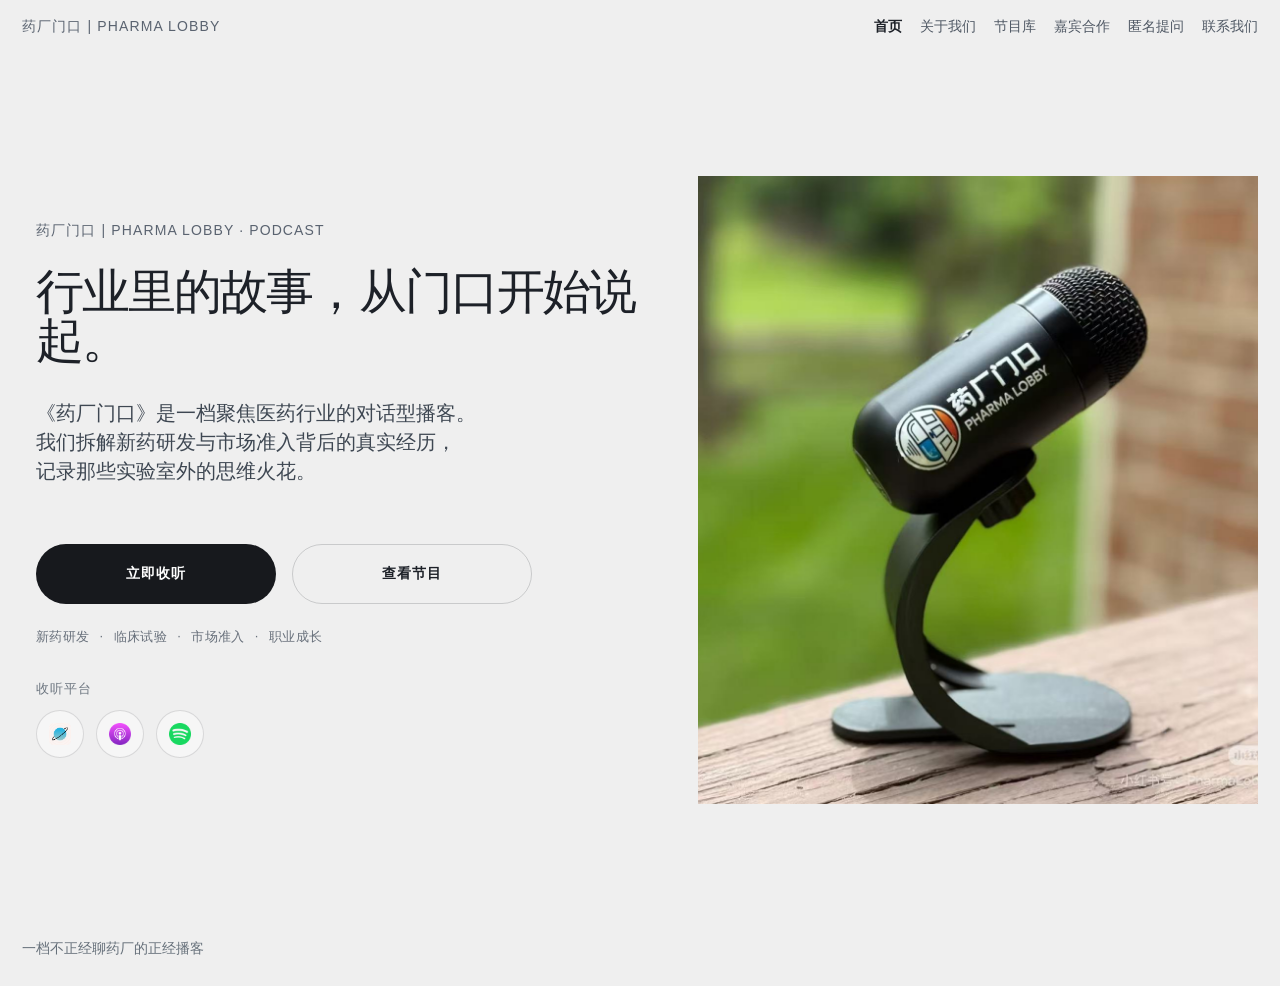
<file: index.html>
<!DOCTYPE html>
<html lang="zh-CN">
<head>
  <meta charset="UTF-8" />
  <meta name="viewport" content="width=device-width, initial-scale=1.0" />
  <title>药厂门口｜Live Preview</title>
  <style>
    :root{
      --bg:#efefef;
      --text:#1d2128;
      --muted:#3e4752;
      --card:#f8f6ef;
      --button:#17191d;
      --max:1400px;
    }
    *{box-sizing:border-box}
    body{
      margin:0;
      font-family:-apple-system,BlinkMacSystemFont,"Segoe UI","PingFang SC","Hiragino Sans GB","Microsoft YaHei",sans-serif;
      background:var(--bg);
      color:var(--text);
    }
    a{text-decoration:none;color:inherit}
    .page{min-height:100vh;padding:18px 22px 28px}
    .topbar{
      max-width:var(--max);
      margin:0 auto 22px;
      display:flex;
      align-items:center;
      justify-content:space-between;
      gap:24px;
    }
    .topbar-brand{
      font-size:14px;
      letter-spacing:.08em;
      text-transform:uppercase;
      color:#5a6370;
      white-space:nowrap;
    }
    .topbar-nav{
      display:flex;
      align-items:center;
      gap:18px;
      flex-wrap:wrap;
    }
    .topbar-nav a{
      font-size:14px;
      color:#4f5864;
    }
    .topbar-nav a.active{
      color:var(--text);
      font-weight:600;
    }
    .frame{
      max-width:var(--max);
      margin:0 auto;
      min-height:calc(100vh - 36px);
      display:grid;
      grid-template-columns:1.05fr .95fr;
      gap:56px;
      align-items:center;
    }
    .left{
      padding:24px 0 24px 14px;
      display:flex;
      flex-direction:column;
      justify-content:center;
      min-height:72vh;
    }
    .brand{
      font-size:14px;
      letter-spacing:.08em;
      text-transform:uppercase;
      color:#5a6370;
      margin-bottom:28px;
    }
    h1{
      margin:0;
      font-size:48px;
      line-height:1.02;
      font-weight:500;
      letter-spacing:-0.04em;
      max-width:720px;
    }
    .subtitle{
      margin-top:34px;
      max-width:520px;
      font-size:20px;
      line-height:1.45;
      color:var(--muted);
    }
    .actions{
      margin-top:58px;
      display:flex;
      gap:16px;
      flex-wrap:wrap;
    }
    .button{
      display:inline-flex;
      align-items:center;
      justify-content:center;
      min-width:240px;
      padding:20px 34px;
      border-radius:999px;
      background:var(--button);
      color:white;
      font-size:14px;
      font-weight:600;
      letter-spacing:.06em;
      text-transform:uppercase;
    }
    .button.secondary{
      background:transparent;
      color:var(--text);
      border:1px solid rgba(29,33,40,.18);
    }
    .meta{
      margin-top:24px;
      display:flex;
      gap:10px;
      flex-wrap:wrap;
      color:#68707b;
      font-size:13px;
      letter-spacing:.03em;
    }
    .right{
      display:flex;
      align-items:center;
      justify-content:center;
    }
    .cover{
      width:100%;
      aspect-ratio:1/1.12;
      background:var(--card);
      overflow:hidden;
      display:flex;
      align-items:center;
      justify-content:center;
    }
    .cover img{
      width:100%;
      height:100%;
      object-fit:cover;
      display:block;
    }
    .cover-card{
      width:100%;
      height:100%;
      border-radius:28px;
      background:linear-gradient(180deg,#f4efe6 0%,#e6dfd3 100%);
      display:flex;align-items:center;justify-content:center;
      padding:32px;
      box-shadow:0 30px 60px rgba(0,0,0,.12);
    }
    .cover-inner{
      max-width:420px;
      text-align:left;
      color:#2b2f36;
    }
    .cover-title{
      font-size:32px;
      font-weight:600;
      margin-bottom:10px;
    }
    .cover-sub{
      font-size:14px;
      letter-spacing:.08em;
      text-transform:uppercase;
      color:#6b7280;
      margin-bottom:20px;
    }
    .cover-body{
      font-size:16px;
      line-height:1.6;
      color:#4b5563;
      margin-bottom:28px;
    }
    .cover-meta{
      font-size:13px;
      color:#9aa3ad;
      letter-spacing:.04em;
    }
    .placeholder:before{
      content:"";
      position:absolute;
      left:50%;
      top:14%;
      transform:translateX(-50%);
      width:56%;
      height:32%;
      border-radius:24px;
      border:2px solid rgba(255,255,255,.55);
      opacity:.7;
    }
    .placeholder:after{
      content:"封面图";
      position:absolute;
      left:50%;
      bottom:10%;
      transform:translateX(-50%);
      font-size:18px;
      color:rgba(255,255,255,.88);
      letter-spacing:.08em;
    }
    .platforms{
      margin-top:34px;
    }
    .platform-label{
      font-size:13px;
      color:#6d7680;
      letter-spacing:.08em;
      text-transform:uppercase;
      margin-bottom:12px;
    }
    .platform-list{
      display:flex;
      flex-wrap:wrap;
      gap:12px;
    }
    .platform-link{
      width:48px;
      height:48px;
      display:inline-flex;
      align-items:center;
      justify-content:center;
      border-radius:999px;
      border:1px solid rgba(29,33,40,.14);
      background:rgba(255,255,255,.42);
      color:#2c3440;
      transition:.18s ease;
      padding:0;
      line-height:0;
    }
    .platform-link:hover{
      background:white;
      transform:translateY(-1px);
    }
    .platform-link img,
    .platform-link svg{
      width:22px;
      height:22px;
      display:block;
      object-fit:contain;
    }
    .platform-link:hover{
      background:white;
    }
    .notes{
      max-width:1400px;
      margin:18px auto 0;
      font-size:14px;
      color:#66707a;
    }
    @media (max-width: 1100px){
      .frame{grid-template-columns:1fr;gap:30px}
      .left{min-height:auto;padding:10px 0 0}
      .right{order:-1}
      h1{font-size:52px;max-width:none}
      .subtitle{font-size:20px;max-width:680px}
      .cover{max-width:760px;margin:0 auto}
    }
    @media (max-width: 900px){
      .topbar{align-items:flex-start;flex-direction:column;gap:12px}
      .topbar-nav{gap:14px}
    }
    @media (max-width: 700px){
      .page{padding:14px}
      .frame{gap:22px}
      h1{font-size:38px}
      .subtitle{font-size:17px;margin-top:20px}
      .actions{margin-top:30px}
      .button{min-width:unset;width:100%;padding:18px 24px}
      .brand{margin-bottom:24px}
      .platform-list{gap:10px}
      .platform-link{width:100%;justify-content:flex-start;padding:12px 14px}
    }
  </style>
</head>
<body>
  <div class="page">
    <header class="topbar">
      <a class="topbar-brand" href="index.html">药厂门口 | Pharma Lobby</a>
      <nav class="topbar-nav">
        <a class="active" href="index.html">首页</a>
        <a href="about.html">关于我们</a>
        <a href="episodes.html">节目库</a>
        <a href="guest.html">嘉宾合作</a>
        <a href="ask.html">匿名提问</a>
        <a href="contact.html">联系我们</a>
      </nav>
    </header>

    <main class="frame">
      <section class="left">
        <div class="brand">药厂门口 | Pharma Lobby · Podcast</div>
        <h1>行业里的故事，从门口开始说起。</h1>
        <div class="subtitle">
          《药厂门口》是一档聚焦医药行业的对话型播客。<br> 我们拆解新药研发与市场准入背后的真实经历，<br>记录那些实验室外的思维火花。
        </div>
        <div class="actions">
          <a class="button" href="https://www.xiaoyuzhoufm.com/episode/68225a8c24f85593464429fc">立即收听</a>
          <a class="button secondary" href="https://www.xiaoyuzhoufm.com/podcast/67e366fa1c465530de1f9d61">查看节目</a>
        </div>
        <div class="meta">
          <span>新药研发</span>
          <span>·</span>
          <span>临床试验</span>
          <span>·</span>
          <span>市场准入</span>
          <span>·</span>
          <span>职业成长</span>
        </div>

        <div class="platforms">
          <div class="platform-label">收听平台</div>
          <div class="platform-list">
            <a class="platform-link" href="https://www.xiaoyuzhoufm.com/podcast/67e366fa1c465530de1f9d61" target="_blank" aria-label="小宇宙" title="小宇宙">
              <img src="images/xiaoyuzhou.png" alt="小宇宙">
            </a>
            <a class="platform-link" href="https://podcasts.apple.com/us/podcast/%E8%8D%AF%E5%8E%82%E9%97%A8%E5%8F%A3-pharma-lobby/id1815646845" target="_blank" aria-label="Apple Podcasts" title="Apple Podcasts">
              <img src="images/apple.png" alt="Apple Podcasts">
            </a>
            <a class="platform-link" href="https://open.spotify.com/show/2lYqh3JVPU1uXvU0Bu6FWN?si=aaa55d4718ec4a54" target="_blank" aria-label="Spotify" title="Spotify">
              <img src="images/spotify.png" alt="Spotify">
            </a>
          </div>
        </div>
      </section>

      <section class="right">
        <div class="cover">
          <img src="images/cover.jpg" alt="药厂门口封面图" />
        </div>
      </section>
    </main>

    <div class="notes">
      一档不正经聊药厂的正经播客
    </div>
  </div>
</body>
</html>
</file>
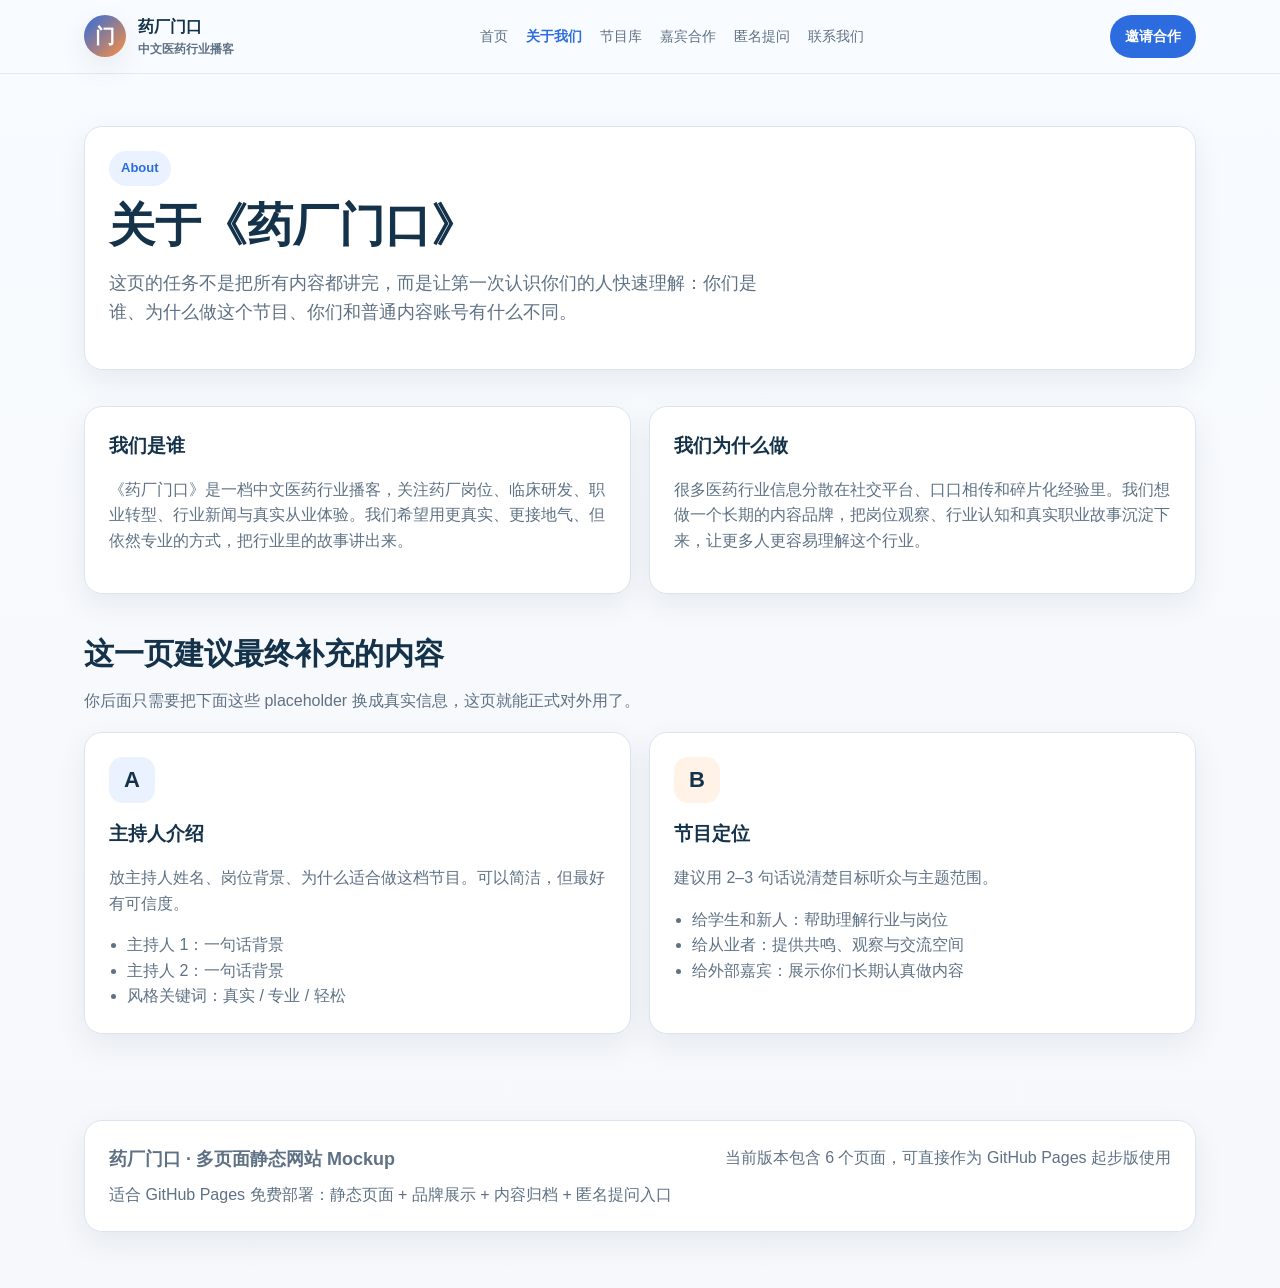
<file: about.html>
<!DOCTYPE html><html lang="zh-CN"><head><meta charset="UTF-8"/><meta name="viewport" content="width=device-width, initial-scale=1.0"/><title>药厂门口｜关于我们</title><link rel="stylesheet" href="styles.css"/></head><body>
<nav class="nav"><div class="nav-inner"><a class="brand" href="index.html"><div class="logo">门</div><div><div>药厂门口</div><div class="muted" style="font-size:12px;font-weight:600;">中文医药行业播客</div></div></a><div class="nav-links"><a href="index.html">首页</a><a class="active" href="about.html">关于我们</a><a href="episodes.html">节目库</a><a href="guest.html">嘉宾合作</a><a href="ask.html">匿名提问</a><a href="contact.html">联系我们</a></div><a class="cta small primary" href="guest.html">邀请合作</a></div></nav>
<main class="wrap">
<section class="page-hero"><div class="hero-card page-hero-card"><span class="eyebrow">About</span><h1>关于《药厂门口》</h1><p class="lead">这页的任务不是把所有内容都讲完，而是让第一次认识你们的人快速理解：你们是谁、为什么做这个节目、你们和普通内容账号有什么不同。</p></div></section>
<section class="section"><div class="split"><div class="card split-card"><h3>我们是谁</h3><p>《药厂门口》是一档中文医药行业播客，关注药厂岗位、临床研发、职业转型、行业新闻与真实从业体验。我们希望用更真实、更接地气、但依然专业的方式，把行业里的故事讲出来。</p></div><div class="card split-card"><h3>我们为什么做</h3><p>很多医药行业信息分散在社交平台、口口相传和碎片化经验里。我们想做一个长期的内容品牌，把岗位观察、行业认知和真实职业故事沉淀下来，让更多人更容易理解这个行业。</p></div></div></section>
<section class="section"><div class="section-head"><div><h2>这一页建议最终补充的内容</h2><p>你后面只需要把下面这些 placeholder 换成真实信息，这页就能正式对外用了。</p></div></div><div class="grid-2"><div class="card feature"><div class="icon blue">A</div><h3>主持人介绍</h3><p>放主持人姓名、岗位背景、为什么适合做这档节目。可以简洁，但最好有可信度。</p><ul class="list"><li>主持人 1：一句话背景</li><li>主持人 2：一句话背景</li><li>风格关键词：真实 / 专业 / 轻松</li></ul></div><div class="card feature"><div class="icon orange">B</div><h3>节目定位</h3><p>建议用 2–3 句话说清楚目标听众与主题范围。</p><ul class="list"><li>给学生和新人：帮助理解行业与岗位</li><li>给从业者：提供共鸣、观察与交流空间</li><li>给外部嘉宾：展示你们长期认真做内容</li></ul></div></div></section>
<footer><div class="footer-card"><div><div style="font-weight:800;font-size:18px;margin-bottom:8px;">药厂门口 · 多页面静态网站 Mockup</div><div class="muted">适合 GitHub Pages 免费部署：静态页面 + 品牌展示 + 内容归档 + 匿名提问入口</div></div><div class="muted">当前版本包含 6 个页面，可直接作为 GitHub Pages 起步版使用</div></div></footer></main></body></html>
</file>
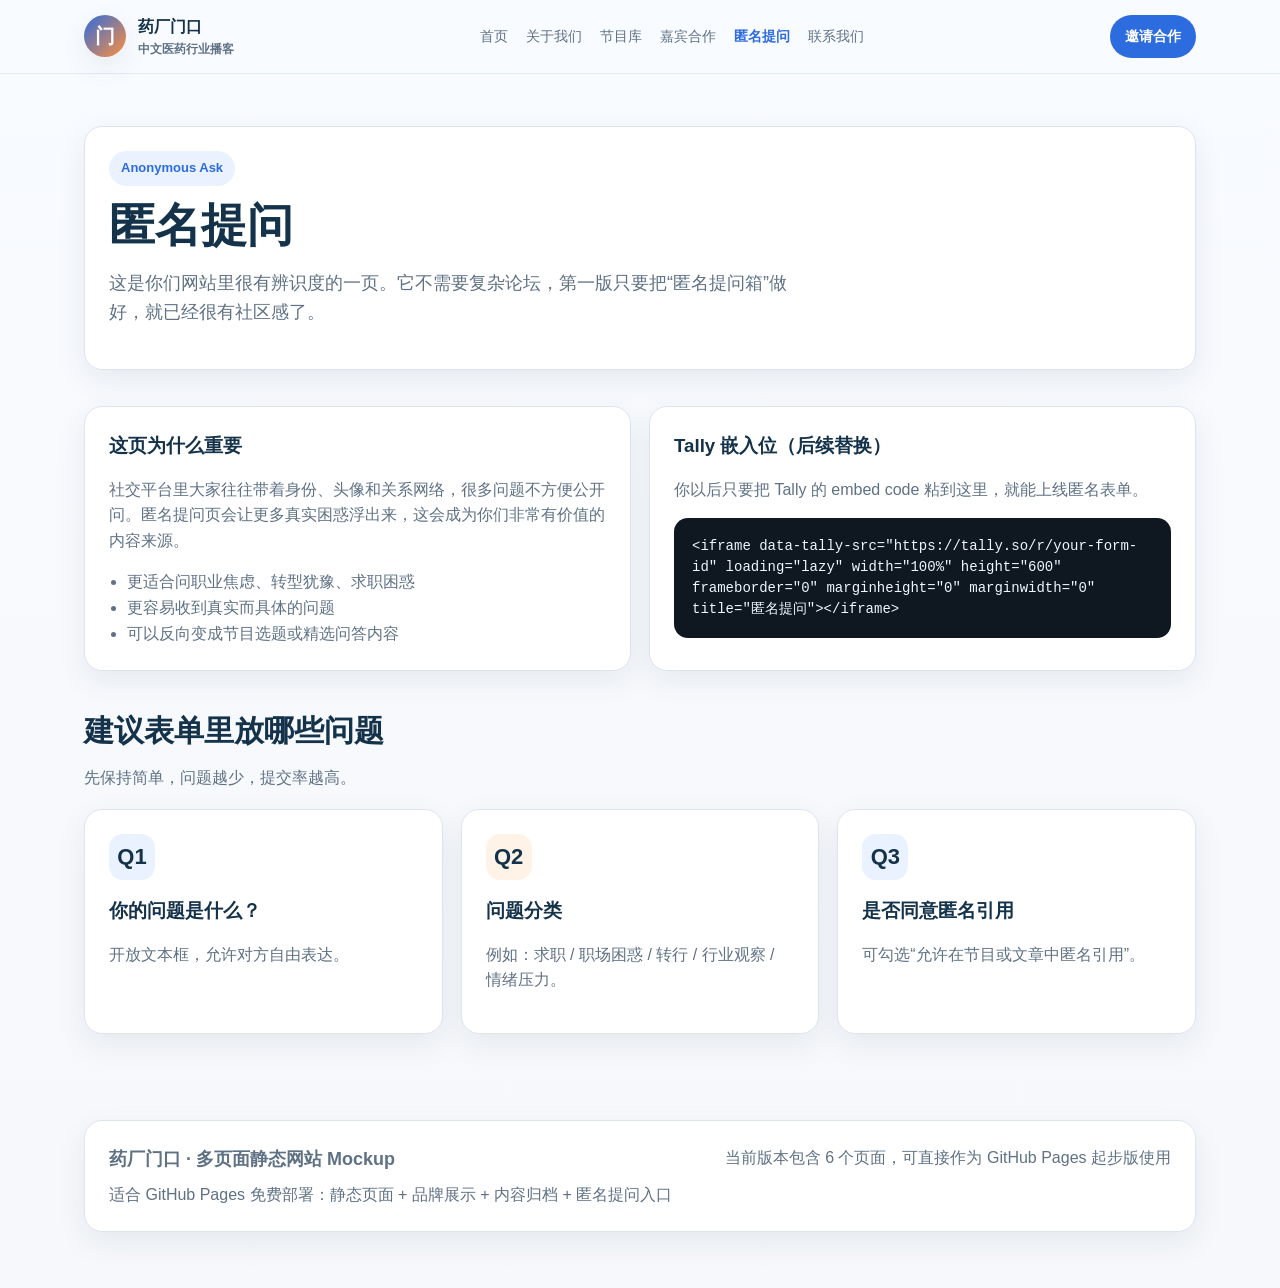
<file: ask.html>
<!DOCTYPE html><html lang="zh-CN"><head><meta charset="UTF-8"/><meta name="viewport" content="width=device-width, initial-scale=1.0"/><title>药厂门口｜匿名提问</title><link rel="stylesheet" href="styles.css"/></head><body>
<nav class="nav"><div class="nav-inner"><a class="brand" href="index.html"><div class="logo">门</div><div><div>药厂门口</div><div class="muted" style="font-size:12px;font-weight:600;">中文医药行业播客</div></div></a><div class="nav-links"><a href="index.html">首页</a><a href="about.html">关于我们</a><a href="episodes.html">节目库</a><a href="guest.html">嘉宾合作</a><a class="active" href="ask.html">匿名提问</a><a href="contact.html">联系我们</a></div><a class="cta small primary" href="guest.html">邀请合作</a></div></nav>
<main class="wrap">
<section class="page-hero"><div class="hero-card page-hero-card"><span class="eyebrow">Anonymous Ask</span><h1>匿名提问</h1><p class="lead">这是你们网站里很有辨识度的一页。它不需要复杂论坛，第一版只要把“匿名提问箱”做好，就已经很有社区感了。</p></div></section>
<section class="section"><div class="grid-2"><div class="card split-card"><h3>这页为什么重要</h3><p>社交平台里大家往往带着身份、头像和关系网络，很多问题不方便公开问。匿名提问页会让更多真实困惑浮出来，这会成为你们非常有价值的内容来源。</p><ul class="list"><li>更适合问职业焦虑、转型犹豫、求职困惑</li><li>更容易收到真实而具体的问题</li><li>可以反向变成节目选题或精选问答内容</li></ul></div><div class="card split-card"><h3>Tally 嵌入位（后续替换）</h3><p>你以后只要把 Tally 的 embed code 粘到这里，就能上线匿名表单。</p><div class="codebox">&lt;iframe data-tally-src="https://tally.so/r/your-form-id" loading="lazy" width="100%" height="600" frameborder="0" marginheight="0" marginwidth="0" title="匿名提问"&gt;&lt;/iframe&gt;</div></div></div></section>
<section class="section"><div class="section-head"><div><h2>建议表单里放哪些问题</h2><p>先保持简单，问题越少，提交率越高。</p></div></div><div class="grid-3"><div class="card feature"><div class="icon blue">Q1</div><h3>你的问题是什么？</h3><p>开放文本框，允许对方自由表达。</p></div><div class="card feature"><div class="icon orange">Q2</div><h3>问题分类</h3><p>例如：求职 / 职场困惑 / 转行 / 行业观察 / 情绪压力。</p></div><div class="card feature"><div class="icon blue">Q3</div><h3>是否同意匿名引用</h3><p>可勾选“允许在节目或文章中匿名引用”。</p></div></div></section>
<footer><div class="footer-card"><div><div style="font-weight:800;font-size:18px;margin-bottom:8px;">药厂门口 · 多页面静态网站 Mockup</div><div class="muted">适合 GitHub Pages 免费部署：静态页面 + 品牌展示 + 内容归档 + 匿名提问入口</div></div><div class="muted">当前版本包含 6 个页面，可直接作为 GitHub Pages 起步版使用</div></div></footer></main></body></html>
</file>
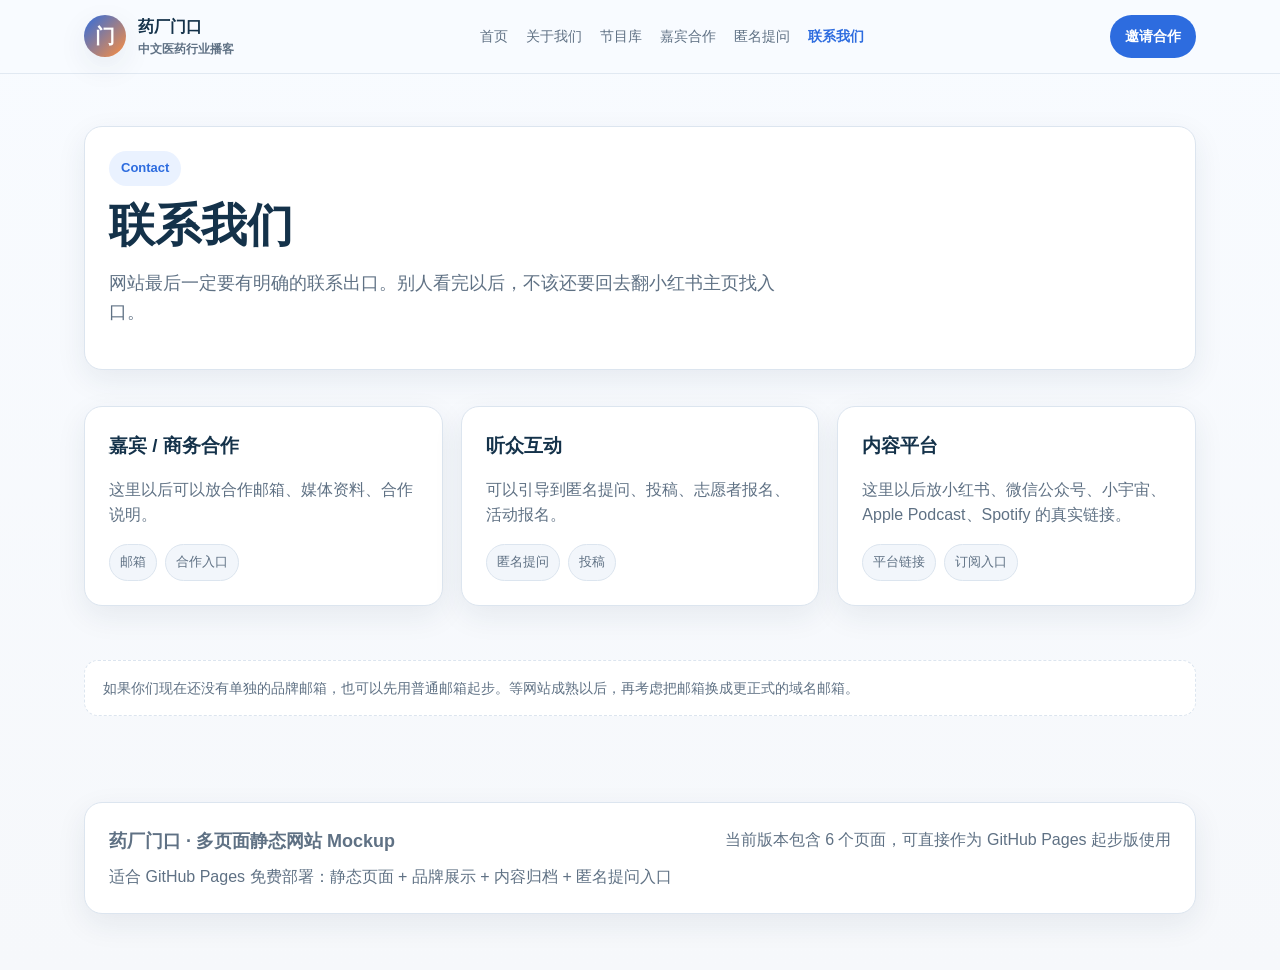
<file: contact.html>
<!DOCTYPE html><html lang="zh-CN"><head><meta charset="UTF-8"/><meta name="viewport" content="width=device-width, initial-scale=1.0"/><title>药厂门口｜联系我们</title><link rel="stylesheet" href="styles.css"/></head><body>
<nav class="nav"><div class="nav-inner"><a class="brand" href="index.html"><div class="logo">门</div><div><div>药厂门口</div><div class="muted" style="font-size:12px;font-weight:600;">中文医药行业播客</div></div></a><div class="nav-links"><a href="index.html">首页</a><a href="about.html">关于我们</a><a href="episodes.html">节目库</a><a href="guest.html">嘉宾合作</a><a href="ask.html">匿名提问</a><a class="active" href="contact.html">联系我们</a></div><a class="cta small primary" href="guest.html">邀请合作</a></div></nav>
<main class="wrap">
<section class="page-hero"><div class="hero-card page-hero-card"><span class="eyebrow">Contact</span><h1>联系我们</h1><p class="lead">网站最后一定要有明确的联系出口。别人看完以后，不该还要回去翻小红书主页找入口。</p></div></section>
<section class="section"><div class="contact-box"><div class="card contact"><h3>嘉宾 / 商务合作</h3><p>这里以后可以放合作邮箱、媒体资料、合作说明。</p><div class="tags"><span class="tag">邮箱</span><span class="tag">合作入口</span></div></div><div class="card contact"><h3>听众互动</h3><p>可以引导到匿名提问、投稿、志愿者报名、活动报名。</p><div class="tags"><span class="tag">匿名提问</span><span class="tag">投稿</span></div></div><div class="card contact"><h3>内容平台</h3><p>这里以后放小红书、微信公众号、小宇宙、Apple Podcast、Spotify 的真实链接。</p><div class="tags"><span class="tag">平台链接</span><span class="tag">订阅入口</span></div></div></div></section>
<section class="section"><div class="notice">如果你们现在还没有单独的品牌邮箱，也可以先用普通邮箱起步。等网站成熟以后，再考虑把邮箱换成更正式的域名邮箱。</div></section>
<footer><div class="footer-card"><div><div style="font-weight:800;font-size:18px;margin-bottom:8px;">药厂门口 · 多页面静态网站 Mockup</div><div class="muted">适合 GitHub Pages 免费部署：静态页面 + 品牌展示 + 内容归档 + 匿名提问入口</div></div><div class="muted">当前版本包含 6 个页面，可直接作为 GitHub Pages 起步版使用</div></div></footer></main></body></html>
</file>
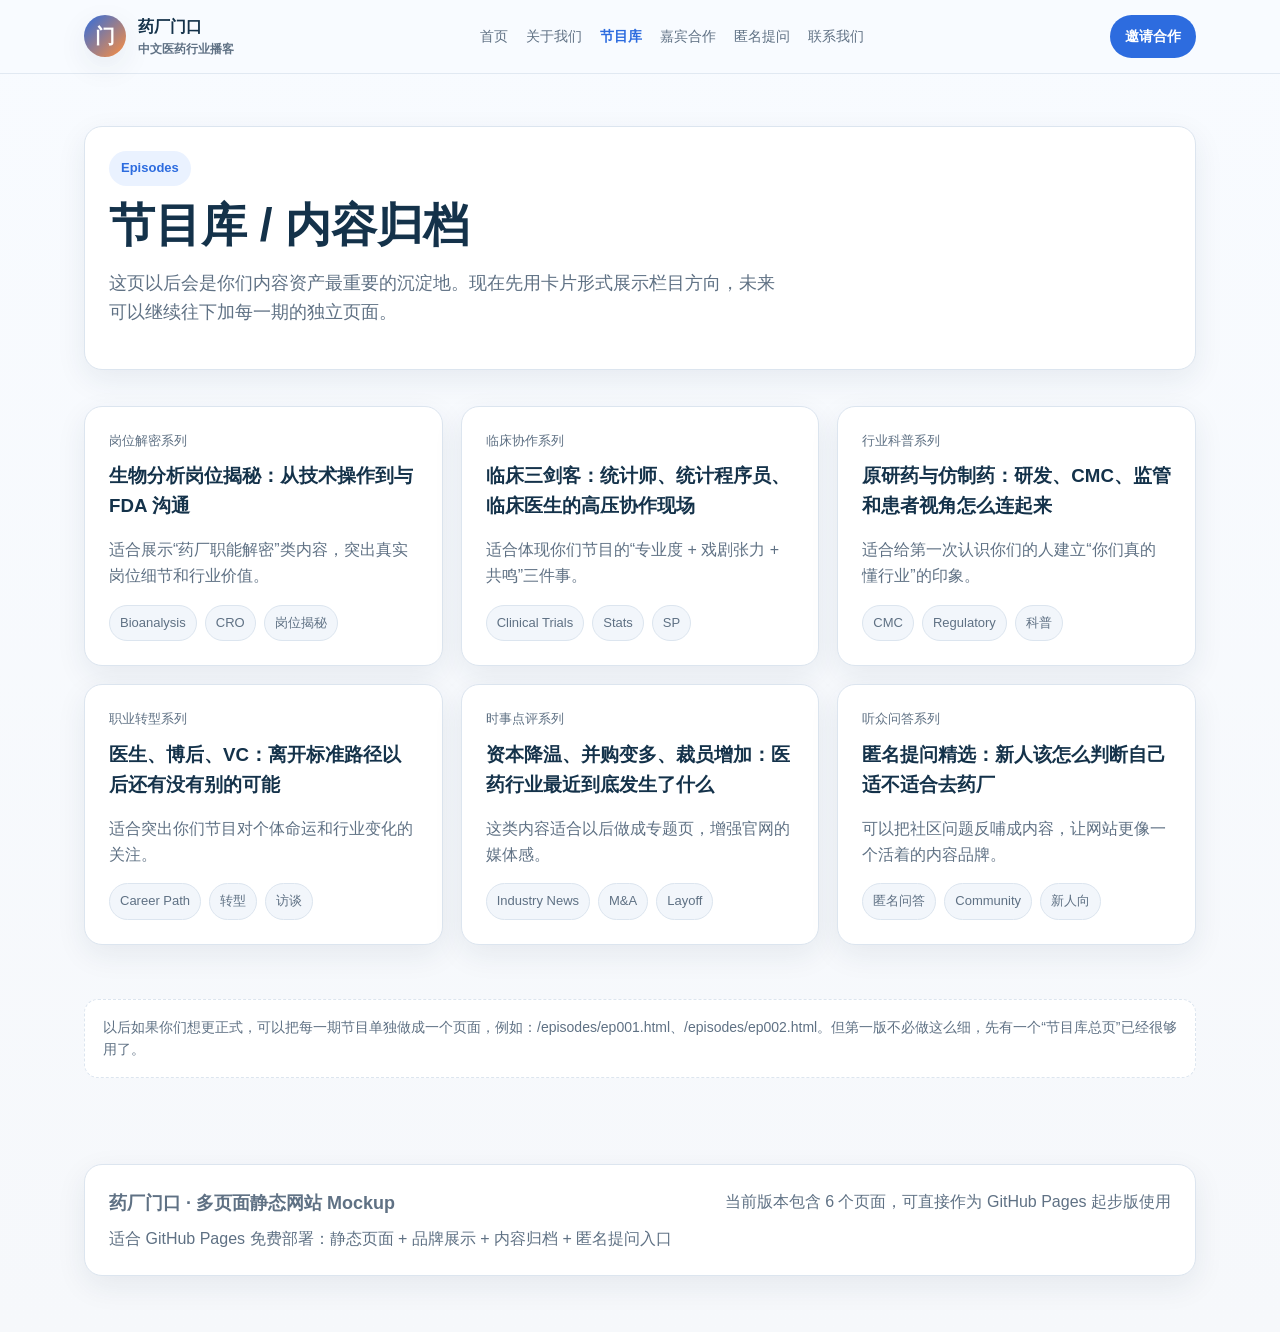
<file: episodes.html>
<!DOCTYPE html><html lang="zh-CN"><head><meta charset="UTF-8"/><meta name="viewport" content="width=device-width, initial-scale=1.0"/><title>药厂门口｜节目库</title><link rel="stylesheet" href="styles.css"/></head><body>
<nav class="nav"><div class="nav-inner"><a class="brand" href="index.html"><div class="logo">门</div><div><div>药厂门口</div><div class="muted" style="font-size:12px;font-weight:600;">中文医药行业播客</div></div></a><div class="nav-links"><a href="index.html">首页</a><a href="about.html">关于我们</a><a class="active" href="episodes.html">节目库</a><a href="guest.html">嘉宾合作</a><a href="ask.html">匿名提问</a><a href="contact.html">联系我们</a></div><a class="cta small primary" href="guest.html">邀请合作</a></div></nav>
<main class="wrap">
<section class="page-hero"><div class="hero-card page-hero-card"><span class="eyebrow">Episodes</span><h1>节目库 / 内容归档</h1><p class="lead">这页以后会是你们内容资产最重要的沉淀地。现在先用卡片形式展示栏目方向，未来可以继续往下加每一期的独立页面。</p></div></section>
<section class="section"><div class="grid-3"><div class="card episode"><div class="episode-meta">岗位解密系列</div><h3>生物分析岗位揭秘：从技术操作到与 FDA 沟通</h3><p>适合展示“药厂职能解密”类内容，突出真实岗位细节和行业价值。</p><div class="tags"><span class="tag">Bioanalysis</span><span class="tag">CRO</span><span class="tag">岗位揭秘</span></div></div><div class="card episode"><div class="episode-meta">临床协作系列</div><h3>临床三剑客：统计师、统计程序员、临床医生的高压协作现场</h3><p>适合体现你们节目的“专业度 + 戏剧张力 + 共鸣”三件事。</p><div class="tags"><span class="tag">Clinical Trials</span><span class="tag">Stats</span><span class="tag">SP</span></div></div><div class="card episode"><div class="episode-meta">行业科普系列</div><h3>原研药与仿制药：研发、CMC、监管和患者视角怎么连起来</h3><p>适合给第一次认识你们的人建立“你们真的懂行业”的印象。</p><div class="tags"><span class="tag">CMC</span><span class="tag">Regulatory</span><span class="tag">科普</span></div></div><div class="card episode"><div class="episode-meta">职业转型系列</div><h3>医生、博后、VC：离开标准路径以后还有没有别的可能</h3><p>适合突出你们节目对个体命运和行业变化的关注。</p><div class="tags"><span class="tag">Career Path</span><span class="tag">转型</span><span class="tag">访谈</span></div></div><div class="card episode"><div class="episode-meta">时事点评系列</div><h3>资本降温、并购变多、裁员增加：医药行业最近到底发生了什么</h3><p>这类内容适合以后做成专题页，增强官网的媒体感。</p><div class="tags"><span class="tag">Industry News</span><span class="tag">M&A</span><span class="tag">Layoff</span></div></div><div class="card episode"><div class="episode-meta">听众问答系列</div><h3>匿名提问精选：新人该怎么判断自己适不适合去药厂</h3><p>可以把社区问题反哺成内容，让网站更像一个活着的内容品牌。</p><div class="tags"><span class="tag">匿名问答</span><span class="tag">Community</span><span class="tag">新人向</span></div></div></div></section>
<section class="section"><div class="notice">以后如果你们想更正式，可以把每一期节目单独做成一个页面，例如：<span class="small">/episodes/ep001.html、/episodes/ep002.html</span>。但第一版不必做这么细，先有一个“节目库总页”已经很够用了。</div></section>
<footer><div class="footer-card"><div><div style="font-weight:800;font-size:18px;margin-bottom:8px;">药厂门口 · 多页面静态网站 Mockup</div><div class="muted">适合 GitHub Pages 免费部署：静态页面 + 品牌展示 + 内容归档 + 匿名提问入口</div></div><div class="muted">当前版本包含 6 个页面，可直接作为 GitHub Pages 起步版使用</div></div></footer></main></body></html>
</file>
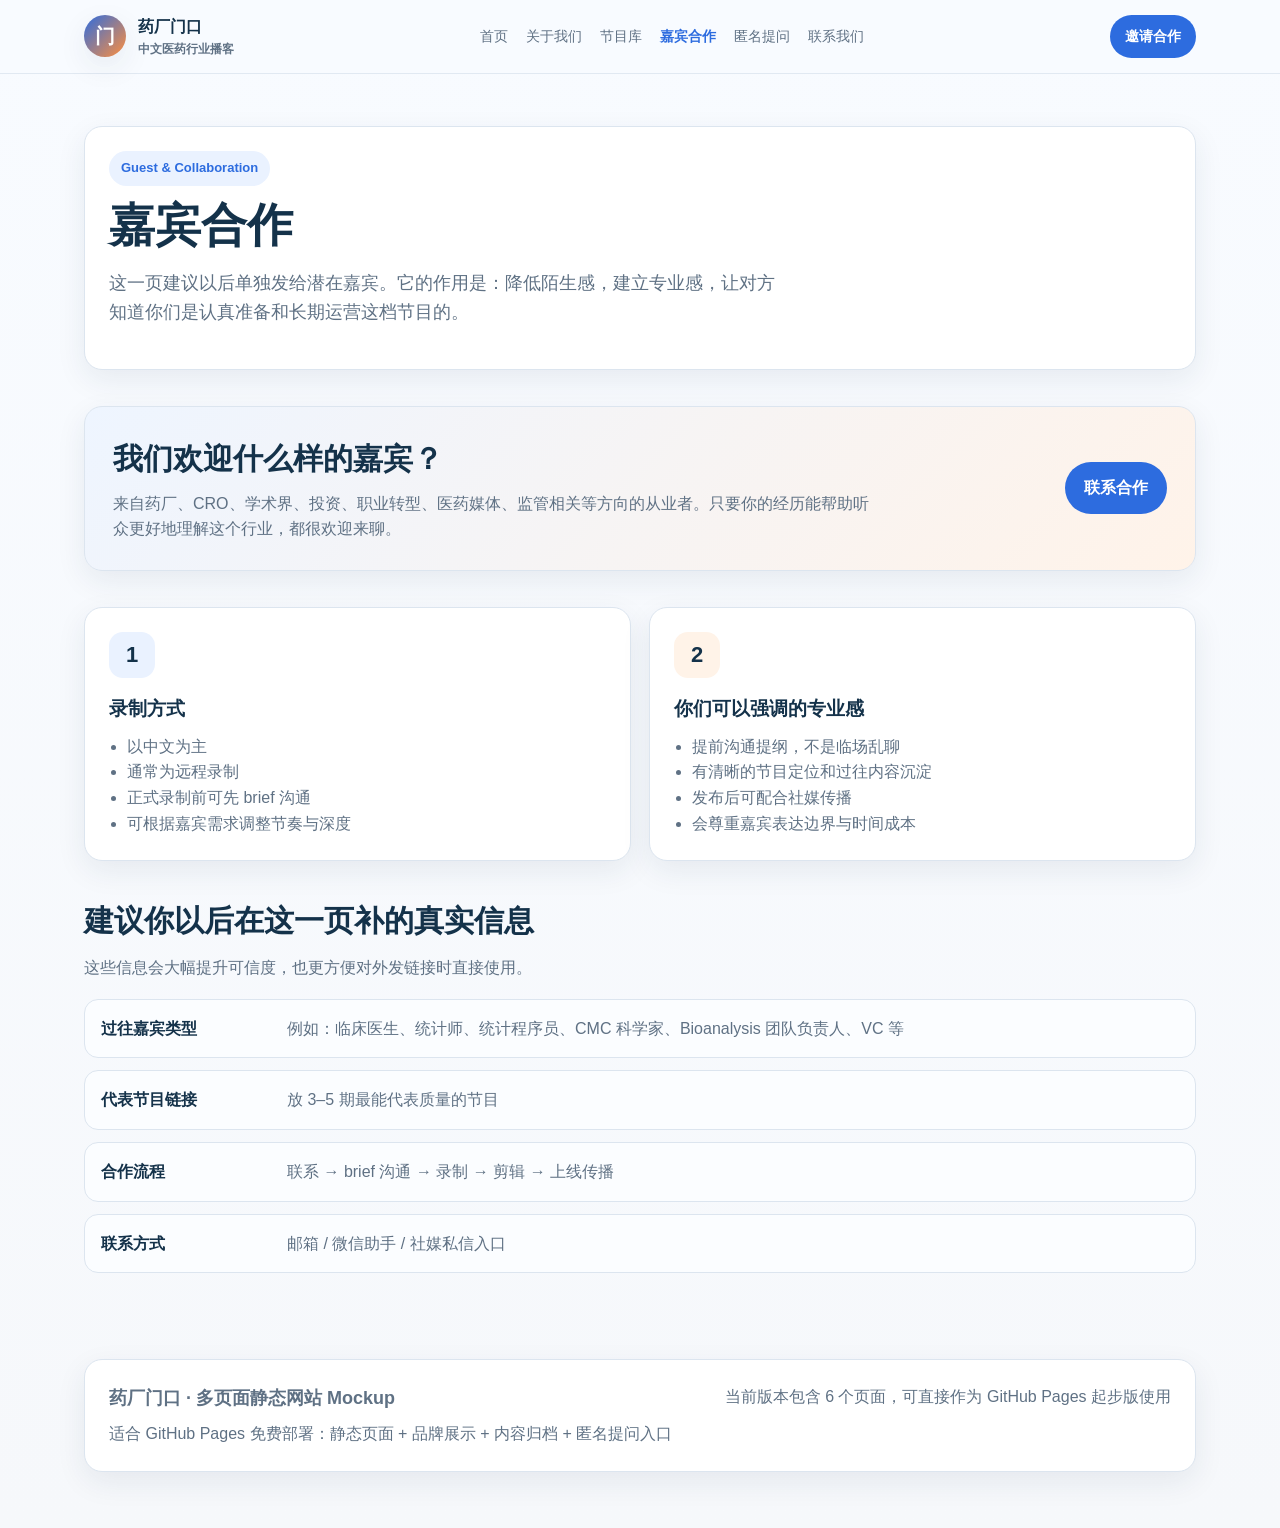
<file: guest.html>
<!DOCTYPE html><html lang="zh-CN"><head><meta charset="UTF-8"/><meta name="viewport" content="width=device-width, initial-scale=1.0"/><title>药厂门口｜嘉宾合作</title><link rel="stylesheet" href="styles.css"/></head><body>
<nav class="nav"><div class="nav-inner"><a class="brand" href="index.html"><div class="logo">门</div><div><div>药厂门口</div><div class="muted" style="font-size:12px;font-weight:600;">中文医药行业播客</div></div></a><div class="nav-links"><a href="index.html">首页</a><a href="about.html">关于我们</a><a href="episodes.html">节目库</a><a class="active" href="guest.html">嘉宾合作</a><a href="ask.html">匿名提问</a><a href="contact.html">联系我们</a></div><a class="cta small primary" href="guest.html">邀请合作</a></div></nav>
<main class="wrap">
<section class="page-hero"><div class="hero-card page-hero-card"><span class="eyebrow">Guest & Collaboration</span><h1>嘉宾合作</h1><p class="lead">这一页建议以后单独发给潜在嘉宾。它的作用是：降低陌生感，建立专业感，让对方知道你们是认真准备和长期运营这档节目的。</p></div></section>
<section class="section"><div class="banner"><div><h2>我们欢迎什么样的嘉宾？</h2><p>来自药厂、CRO、学术界、投资、职业转型、医药媒体、监管相关等方向的从业者。只要你的经历能帮助听众更好地理解这个行业，都很欢迎来聊。</p></div><div><a class="cta primary" href="contact.html">联系合作</a></div></div></section>
<section class="section"><div class="grid-2"><div class="card feature"><div class="icon blue">1</div><h3>录制方式</h3><ul class="list"><li>以中文为主</li><li>通常为远程录制</li><li>正式录制前可先 brief 沟通</li><li>可根据嘉宾需求调整节奏与深度</li></ul></div><div class="card feature"><div class="icon orange">2</div><h3>你们可以强调的专业感</h3><ul class="list"><li>提前沟通提纲，不是临场乱聊</li><li>有清晰的节目定位和过往内容沉淀</li><li>发布后可配合社媒传播</li><li>会尊重嘉宾表达边界与时间成本</li></ul></div></div></section>
<section class="section"><div class="section-head"><div><h2>建议你以后在这一页补的真实信息</h2><p>这些信息会大幅提升可信度，也更方便对外发链接时直接使用。</p></div></div><div class="table-like"><div class="row"><b>过往嘉宾类型</b><div class="muted">例如：临床医生、统计师、统计程序员、CMC 科学家、Bioanalysis 团队负责人、VC 等</div></div><div class="row"><b>代表节目链接</b><div class="muted">放 3–5 期最能代表质量的节目</div></div><div class="row"><b>合作流程</b><div class="muted">联系 → brief 沟通 → 录制 → 剪辑 → 上线传播</div></div><div class="row"><b>联系方式</b><div class="muted">邮箱 / 微信助手 / 社媒私信入口</div></div></div></section>
<footer><div class="footer-card"><div><div style="font-weight:800;font-size:18px;margin-bottom:8px;">药厂门口 · 多页面静态网站 Mockup</div><div class="muted">适合 GitHub Pages 免费部署：静态页面 + 品牌展示 + 内容归档 + 匿名提问入口</div></div><div class="muted">当前版本包含 6 个页面，可直接作为 GitHub Pages 起步版使用</div></div></footer></main></body></html>
</file>
<file: styles.css>
:root{
  --bg:#f6f8fb;--card:#ffffff;--text:#14324a;--muted:#5f7184;--line:#dce5ef;
  --blue:#2d6cdf;--blue-soft:#eaf2ff;--orange:#ff8f3d;--orange-soft:#fff3e8;
  --shadow:0 10px 30px rgba(20,50,74,.08);--radius:18px;--max:1160px;
}
*{box-sizing:border-box}html{scroll-behavior:smooth}
body{margin:0;font-family:-apple-system,BlinkMacSystemFont,"Segoe UI","PingFang SC","Hiragino Sans GB","Microsoft YaHei",sans-serif;background:linear-gradient(180deg,#f8fbff 0%,#f6f8fb 100%);color:var(--text);line-height:1.6}
a{color:inherit;text-decoration:none}.wrap{max-width:var(--max);margin:0 auto;padding:0 24px}
.nav{position:sticky;top:0;z-index:20;backdrop-filter:blur(10px);background:rgba(248,251,255,.84);border-bottom:1px solid rgba(220,229,239,.8)}
.nav-inner{max-width:var(--max);margin:0 auto;padding:14px 24px;display:flex;align-items:center;justify-content:space-between;gap:16px}
.brand{display:flex;align-items:center;gap:12px;font-weight:800}
.logo{width:42px;height:42px;border-radius:50%;background:linear-gradient(135deg,var(--blue) 0%, var(--orange) 100%);display:grid;place-items:center;color:#fff;font-size:20px;box-shadow:var(--shadow)}
.nav-links{display:flex;gap:18px;flex-wrap:wrap;color:var(--muted);font-size:14px}
.nav-links a.active{color:var(--blue);font-weight:700}
.cta{display:inline-flex;align-items:center;justify-content:center;padding:12px 18px;border-radius:999px;font-weight:700;border:1px solid transparent;transition:.2s ease}
.cta.primary{background:var(--blue);color:#fff}.cta.secondary{background:#fff;border-color:var(--line);color:var(--text)}.cta.small{padding:9px 14px;font-size:14px}
.hero{padding:56px 0 28px}.hero-grid{display:grid;grid-template-columns:1.15fr .85fr;gap:26px;align-items:stretch}
.hero-card,.card{background:var(--card);border:1px solid var(--line);border-radius:var(--radius);box-shadow:var(--shadow)}
.hero-card{padding:34px}.eyebrow{display:inline-block;padding:7px 12px;border-radius:999px;background:var(--blue-soft);color:var(--blue);font-size:13px;font-weight:700;margin-bottom:14px}
h1{font-size:46px;line-height:1.12;margin:0 0 16px}.lead{font-size:18px;color:var(--muted);max-width:680px}
.hero-actions{display:flex;gap:12px;flex-wrap:wrap;margin:24px 0 20px}.hero-stats{display:grid;grid-template-columns:repeat(3,1fr);gap:12px;margin-top:18px}
.stat{padding:16px;border:1px solid var(--line);border-radius:14px;background:#fbfdff}.stat b{display:block;font-size:22px;margin-bottom:4px}
.panel,.feature,.episode,.faq,.contact,.split-card,.page-hero-card{padding:24px}
.panel h3,.section-head h2,.feature h3,.episode h3,.faq h3,.contact h3,.split-card h3{margin:0 0 10px}.panel p,.feature p,.episode p,.faq p,.contact p,.muted,.split-card p{color:var(--muted)}
.mini-list{margin:18px 0 0;padding:0;list-style:none;display:grid;gap:12px}.mini-item{padding:14px 15px;border-radius:14px;background:#fbfdff;border:1px solid var(--line)}
.section{padding:18px 0}.section-head{display:flex;justify-content:space-between;align-items:end;gap:16px;margin-bottom:18px}.section-head h2{font-size:30px}.section-head p{margin:6px 0 0;color:var(--muted);max-width:720px}
.grid-3{display:grid;grid-template-columns:repeat(3,1fr);gap:18px}.grid-2{display:grid;grid-template-columns:repeat(2,1fr);gap:18px}
.icon{width:46px;height:46px;border-radius:14px;display:grid;place-items:center;margin-bottom:16px;font-size:22px;font-weight:700}.icon.blue{background:var(--blue-soft)}.icon.orange{background:var(--orange-soft)}
.tags{display:flex;gap:8px;flex-wrap:wrap;margin-top:16px}.tag{padding:7px 10px;border-radius:999px;background:#f2f6fb;border:1px solid var(--line);color:var(--muted);font-size:13px}
.episode-meta{font-size:13px;color:var(--muted);margin-bottom:10px}
.banner{padding:28px;background:linear-gradient(135deg,#eef5ff 0%,#fff3e9 100%);border:1px solid var(--line);border-radius:var(--radius);box-shadow:var(--shadow);display:grid;grid-template-columns:1fr auto;gap:18px;align-items:center}
.banner h2{margin:0 0 8px;font-size:30px}.banner p{margin:0;color:var(--muted);max-width:760px}
.contact-box{display:grid;grid-template-columns:repeat(3,1fr);gap:18px}
footer{margin-top:36px;padding:32px 0 56px;color:var(--muted)}.footer-card{padding:24px;background:#fff;border:1px solid var(--line);border-radius:var(--radius);box-shadow:var(--shadow);display:flex;justify-content:space-between;gap:20px;flex-wrap:wrap}
.page-hero{padding:52px 0 18px}.list{margin:10px 0 0;padding-left:18px;color:var(--muted)}.split{display:grid;grid-template-columns:1fr 1fr;gap:18px}
.codebox{background:#0f1720;color:#eef6ff;border-radius:14px;padding:18px;overflow:auto;font-family:ui-monospace,SFMono-Regular,Menlo,monospace;font-size:14px;line-height:1.5}
.notice{margin-top:18px;padding:16px 18px;border-radius:14px;background:#fff;border:1px dashed var(--line);color:var(--muted);font-size:14px}
.table-like{display:grid;gap:12px}.row{display:grid;grid-template-columns:170px 1fr;gap:16px;padding:16px;border:1px solid var(--line);border-radius:14px;background:#fbfdff}.row b{display:block}.small{font-size:14px}
@media (max-width:980px){.hero-grid,.grid-3,.grid-2,.contact-box,.banner,.split,.row{grid-template-columns:1fr}h1{font-size:36px}.hero-stats{grid-template-columns:1fr}}
@media (max-width:720px){.nav-links{display:none}.hero{padding-top:28px}h1{font-size:32px}.section-head h2,.banner h2{font-size:26px}.hero-card,.panel,.feature,.episode,.faq,.contact,.split-card,.page-hero-card{padding:20px}}
</file>
